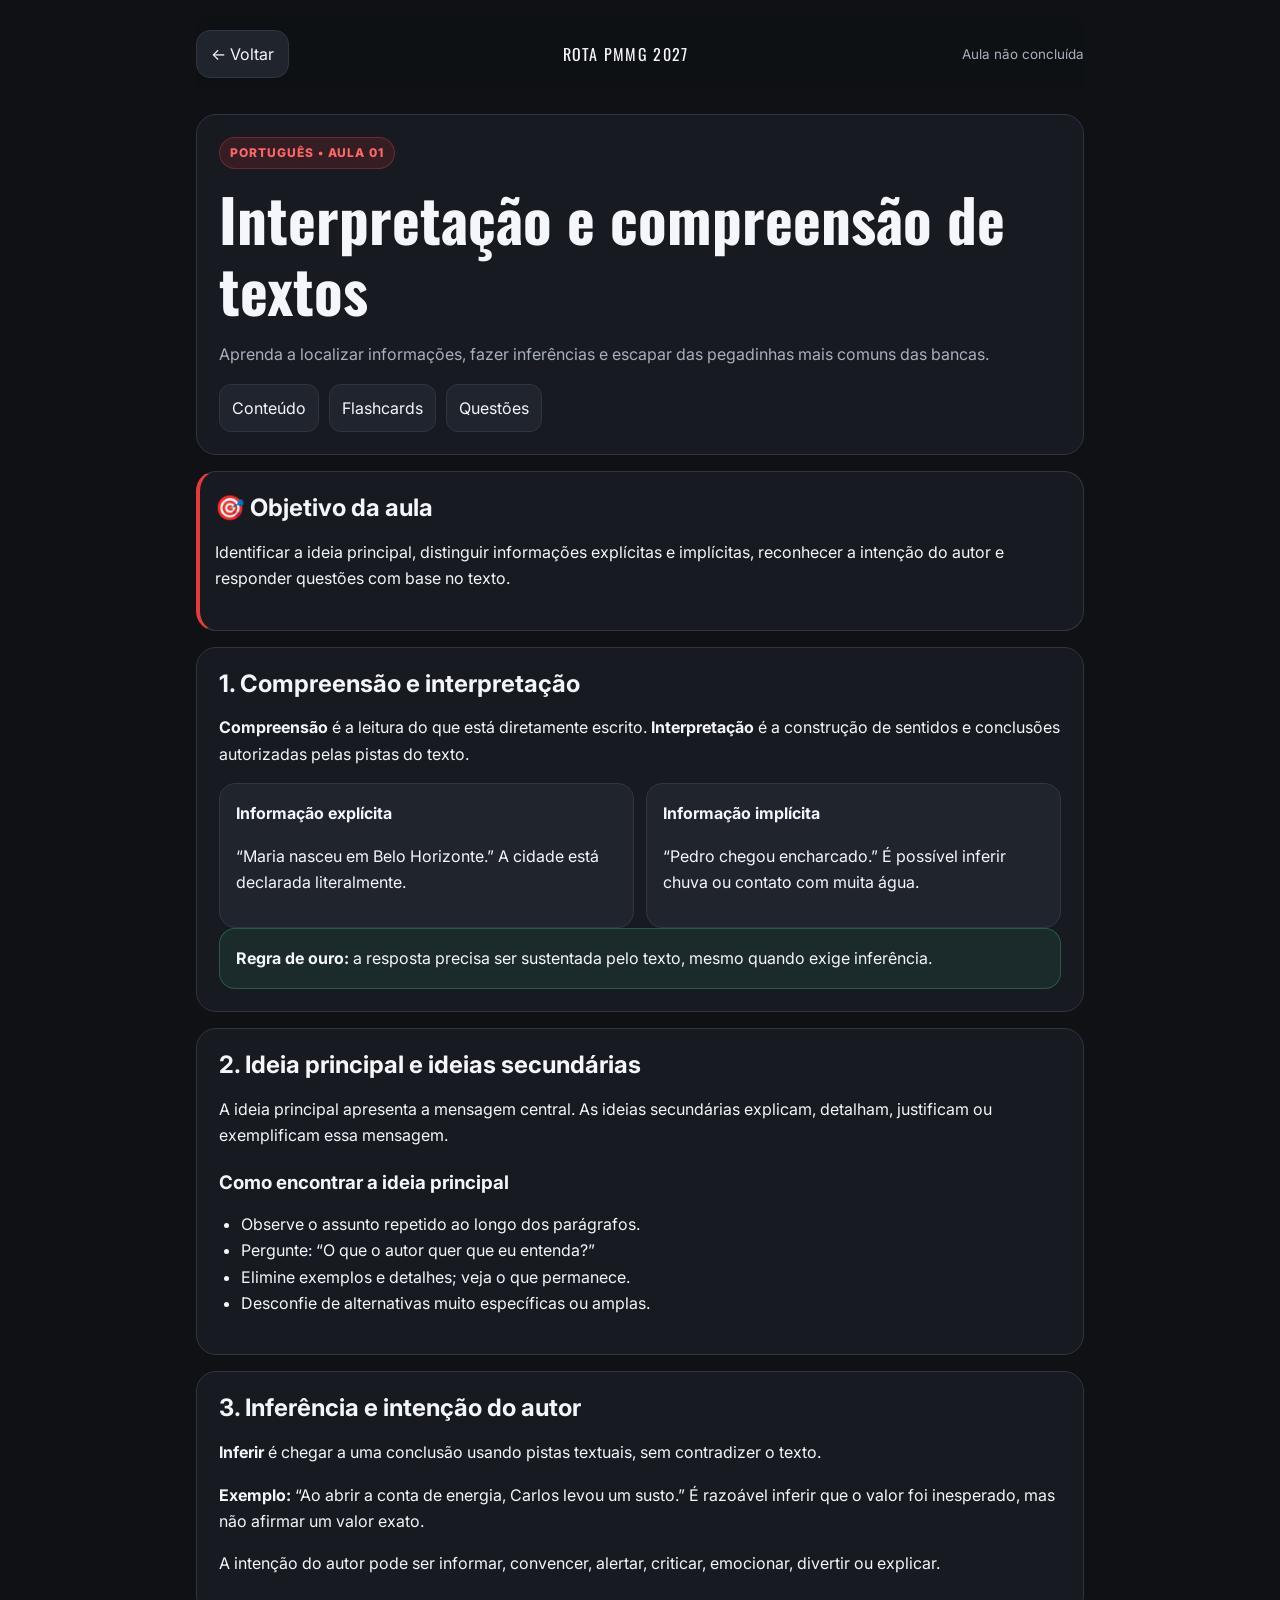
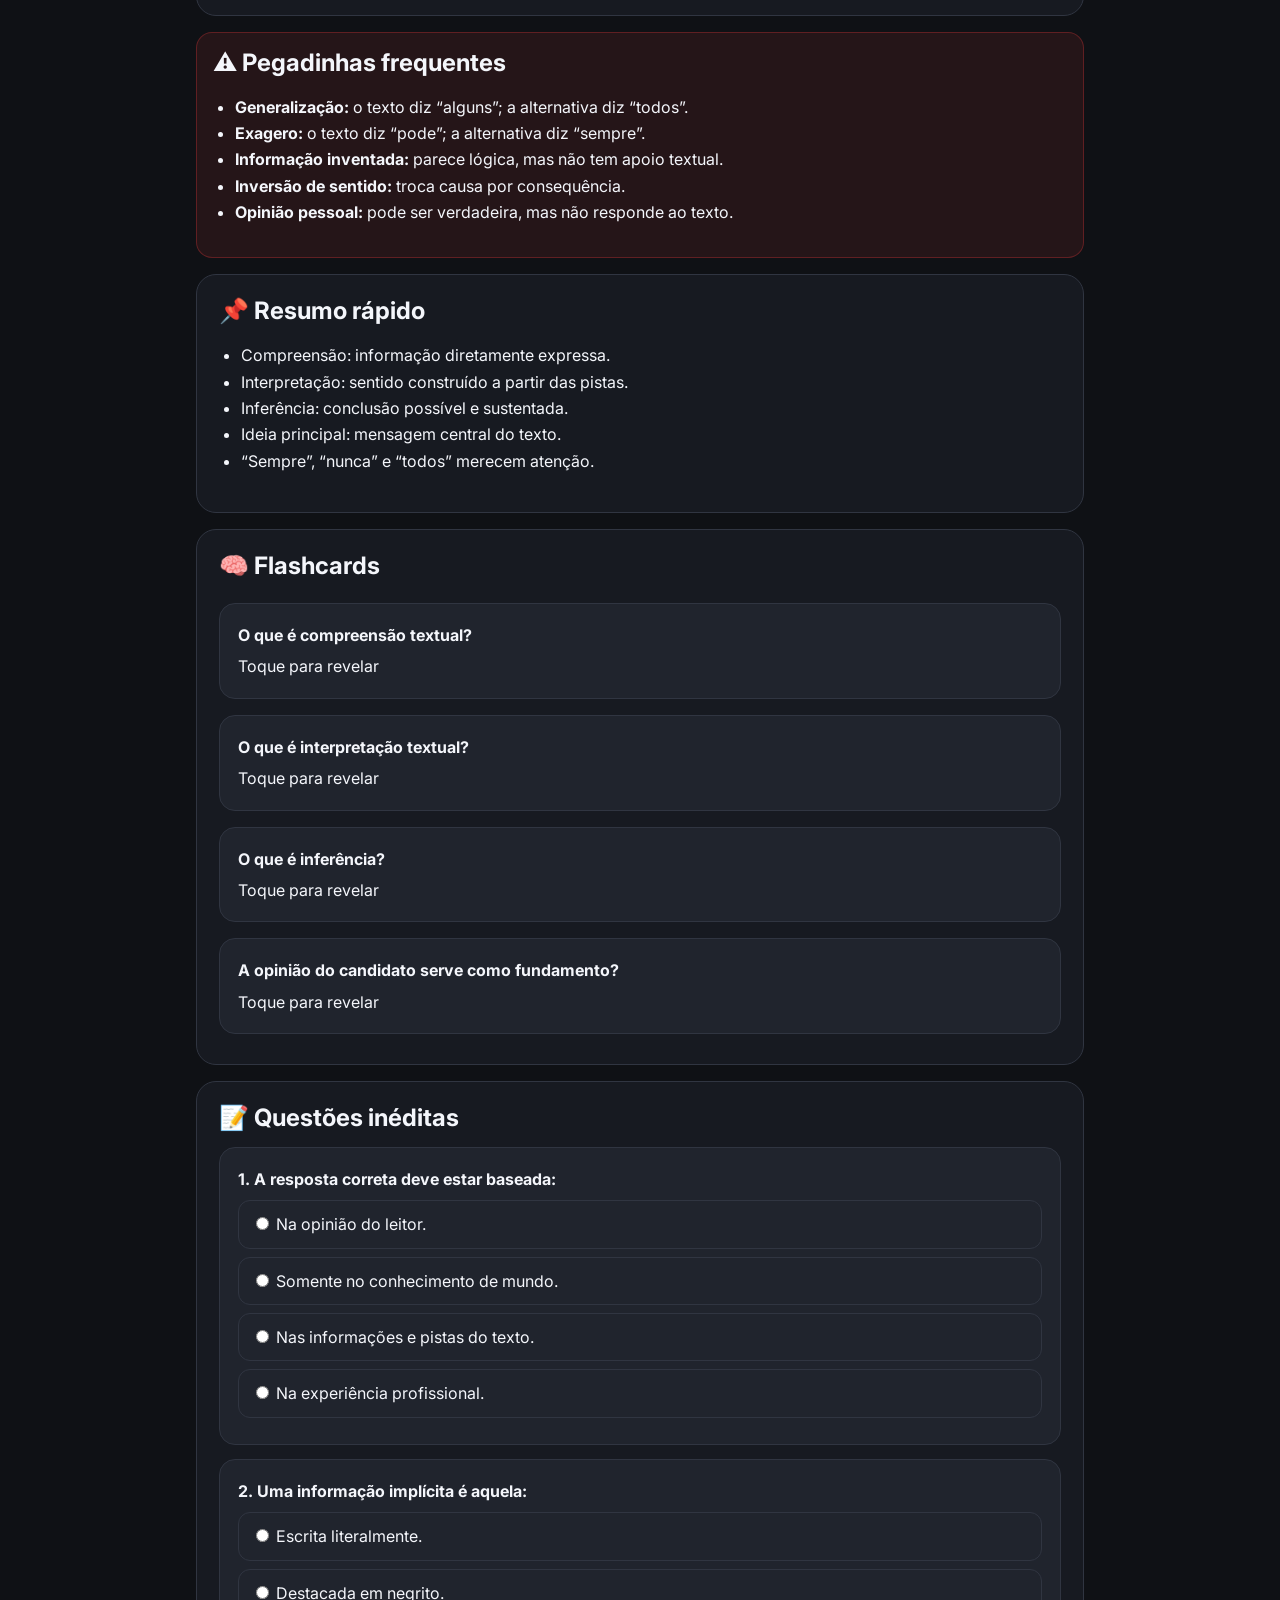
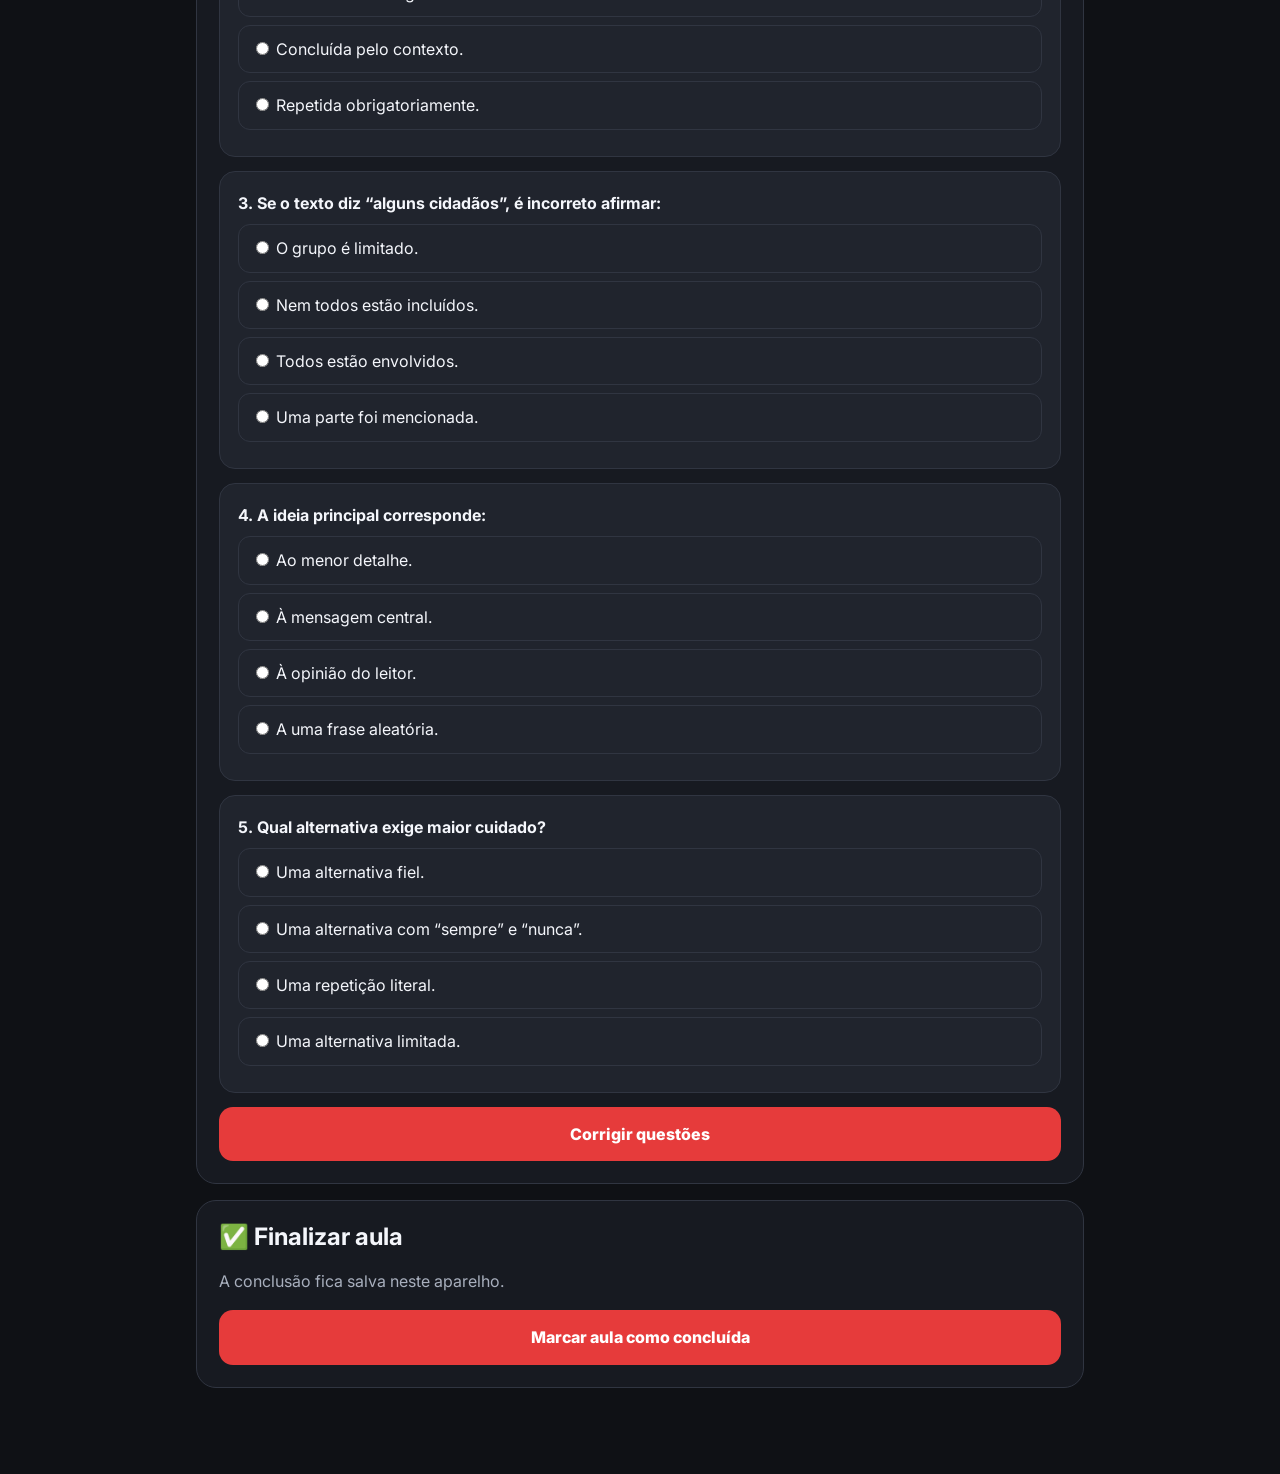
<file: aulas.html>
<!DOCTYPE html>
<html lang="pt-BR">
<head>
  <meta charset="UTF-8">
  <meta name="viewport" content="width=device-width, initial-scale=1.0">
  <meta name="theme-color" content="#0f1115">
  <title>Aulas | Rota PMMG 2027</title>
  <link rel="preconnect" href="https://fonts.googleapis.com">
  <link rel="preconnect" href="https://fonts.gstatic.com" crossorigin>
  <link href="https://fonts.googleapis.com/css2?family=Inter:wght@400;500;600;700;800&family=Oswald:wght@500;600;700&display=swap" rel="stylesheet">
  <style>
    :root{--bg:#0f1115;--panel:#171a21;--panel2:#20242d;--text:#f4f6fb;--muted:#a8afbd;--accent:#e63b3b;--line:#303541;--ok:#45c486}
    *{box-sizing:border-box}body{margin:0;background:var(--bg);color:var(--text);font-family:Inter,sans-serif;line-height:1.65}
    button,a{font:inherit}.shell{max-width:920px;margin:auto;padding:18px 16px 70px}
    .topbar{display:flex;align-items:center;justify-content:space-between;gap:12px;margin-bottom:24px;position:sticky;top:0;background:rgba(15,17,21,.94);backdrop-filter:blur(14px);padding:12px 0;z-index:10}
    .back{color:var(--text);text-decoration:none;background:var(--panel2);border:1px solid var(--line);padding:10px 14px;border-radius:14px}
    .brand{font-family:Oswald,sans-serif;letter-spacing:.08em}.progress{font-size:.84rem;color:var(--muted)}
    .hero,.card{background:var(--panel);border:1px solid var(--line);border-radius:20px;padding:22px;margin-bottom:16px}
    .pill{display:inline-block;background:rgba(230,59,59,.14);color:#ff6666;border:1px solid rgba(230,59,59,.35);padding:5px 10px;border-radius:999px;font-size:.75rem;font-weight:800;letter-spacing:.08em}
    h1,h2,h3{line-height:1.2}h1{font-family:Oswald,sans-serif;font-size:clamp(2rem,7vw,3.7rem);margin:14px 0 8px}h2{margin:0 0 14px}h3{margin:24px 0 8px}
    .muted{color:var(--muted)}.objective{border-left:4px solid var(--accent);padding-left:15px}
    .grid{display:grid;grid-template-columns:repeat(auto-fit,minmax(240px,1fr));gap:12px}
    .mini{background:var(--panel2);border:1px solid var(--line);border-radius:16px;padding:16px}
    .callout{background:rgba(69,196,134,.1);border:1px solid rgba(69,196,134,.3);border-radius:16px;padding:16px}
    .warning{background:rgba(230,59,59,.1);border:1px solid rgba(230,59,59,.3);border-radius:16px;padding:16px}
    ul{padding-left:22px}.flashcard{width:100%;text-align:left;background:var(--panel2);color:var(--text);border:1px solid var(--line);border-radius:16px;padding:18px;margin:8px 0;cursor:pointer}
    .flashcard strong{display:block;margin-bottom:5px}.flashcard .answer{display:none;color:var(--muted);padding-top:10px}.flashcard.open .answer{display:block}
    .question{background:var(--panel2);border:1px solid var(--line);border-radius:16px;padding:18px;margin:14px 0}
    .option{display:block;padding:10px 12px;margin:8px 0;border:1px solid var(--line);border-radius:12px;cursor:pointer}
    .feedback{display:none;margin-top:12px;padding:12px;border-radius:12px}.feedback.show{display:block}
    .feedback.ok{background:rgba(69,196,134,.12);border:1px solid rgba(69,196,134,.4)}.feedback.bad{background:rgba(230,59,59,.12);border:1px solid rgba(230,59,59,.4)}
    .primary{width:100%;border:0;border-radius:14px;background:var(--accent);color:#fff;font-weight:800;padding:14px 18px;cursor:pointer}.primary.done{background:var(--ok)}
    .lesson-nav{display:flex;gap:10px;flex-wrap:wrap}.lesson-nav button{background:var(--panel2);border:1px solid var(--line);color:var(--text);padding:10px 12px;border-radius:12px;cursor:pointer}
    @media(max-width:600px){.hero,.card{padding:18px}.progress{display:none}}
  </style>
</head>
<body>
  <main class="shell">
    <header class="topbar">
      <a class="back" href="index.html">← Voltar</a>
      <div class="brand">ROTA PMMG 2027</div>
      <div class="progress" id="lessonStatus">Aula não concluída</div>
    </header>

    <section class="hero">
      <span class="pill">PORTUGUÊS • AULA 01</span>
      <h1>Interpretação e compreensão de textos</h1>
      <p class="muted">Aprenda a localizar informações, fazer inferências e escapar das pegadinhas mais comuns das bancas.</p>
      <div class="lesson-nav">
        <button onclick="go('conteudo')">Conteúdo</button>
        <button onclick="go('flashcards')">Flashcards</button>
        <button onclick="go('questoes')">Questões</button>
      </div>
    </section>

    <section class="card objective" id="conteudo">
      <h2>🎯 Objetivo da aula</h2>
      <p>Identificar a ideia principal, distinguir informações explícitas e implícitas, reconhecer a intenção do autor e responder questões com base no texto.</p>
    </section>

    <section class="card">
      <h2>1. Compreensão e interpretação</h2>
      <p><strong>Compreensão</strong> é a leitura do que está diretamente escrito. <strong>Interpretação</strong> é a construção de sentidos e conclusões autorizadas pelas pistas do texto.</p>
      <div class="grid">
        <div class="mini"><strong>Informação explícita</strong><p>“Maria nasceu em Belo Horizonte.” A cidade está declarada literalmente.</p></div>
        <div class="mini"><strong>Informação implícita</strong><p>“Pedro chegou encharcado.” É possível inferir chuva ou contato com muita água.</p></div>
      </div>
      <div class="callout"><strong>Regra de ouro:</strong> a resposta precisa ser sustentada pelo texto, mesmo quando exige inferência.</div>
    </section>

    <section class="card">
      <h2>2. Ideia principal e ideias secundárias</h2>
      <p>A ideia principal apresenta a mensagem central. As ideias secundárias explicam, detalham, justificam ou exemplificam essa mensagem.</p>
      <h3>Como encontrar a ideia principal</h3>
      <ul>
        <li>Observe o assunto repetido ao longo dos parágrafos.</li>
        <li>Pergunte: “O que o autor quer que eu entenda?”</li>
        <li>Elimine exemplos e detalhes; veja o que permanece.</li>
        <li>Desconfie de alternativas muito específicas ou amplas.</li>
      </ul>
    </section>

    <section class="card">
      <h2>3. Inferência e intenção do autor</h2>
      <p><strong>Inferir</strong> é chegar a uma conclusão usando pistas textuais, sem contradizer o texto.</p>
      <p><strong>Exemplo:</strong> “Ao abrir a conta de energia, Carlos levou um susto.” É razoável inferir que o valor foi inesperado, mas não afirmar um valor exato.</p>
      <p>A intenção do autor pode ser informar, convencer, alertar, criticar, emocionar, divertir ou explicar.</p>
    </section>

    <section class="card warning">
      <h2>⚠️ Pegadinhas frequentes</h2>
      <ul>
        <li><strong>Generalização:</strong> o texto diz “alguns”; a alternativa diz “todos”.</li>
        <li><strong>Exagero:</strong> o texto diz “pode”; a alternativa diz “sempre”.</li>
        <li><strong>Informação inventada:</strong> parece lógica, mas não tem apoio textual.</li>
        <li><strong>Inversão de sentido:</strong> troca causa por consequência.</li>
        <li><strong>Opinião pessoal:</strong> pode ser verdadeira, mas não responde ao texto.</li>
      </ul>
    </section>

    <section class="card">
      <h2>📌 Resumo rápido</h2>
      <ul>
        <li>Compreensão: informação diretamente expressa.</li>
        <li>Interpretação: sentido construído a partir das pistas.</li>
        <li>Inferência: conclusão possível e sustentada.</li>
        <li>Ideia principal: mensagem central do texto.</li>
        <li>“Sempre”, “nunca” e “todos” merecem atenção.</li>
      </ul>
    </section>

    <section class="card" id="flashcards">
      <h2>🧠 Flashcards</h2>
      <button class="flashcard"><strong>O que é compreensão textual?</strong><span>Toque para revelar</span><div class="answer">Identificação das informações expressamente apresentadas.</div></button>
      <button class="flashcard"><strong>O que é interpretação textual?</strong><span>Toque para revelar</span><div class="answer">Construção do sentido, incluindo relações e informações implícitas.</div></button>
      <button class="flashcard"><strong>O que é inferência?</strong><span>Toque para revelar</span><div class="answer">Conclusão obtida a partir das pistas do texto.</div></button>
      <button class="flashcard"><strong>A opinião do candidato serve como fundamento?</strong><span>Toque para revelar</span><div class="answer">Não. A resposta deve estar fundamentada no texto.</div></button>
    </section>

    <section class="card" id="questoes">
      <h2>📝 Questões inéditas</h2>
      <div id="quiz"></div>
      <button class="primary" id="gradeBtn">Corrigir questões</button>
      <div class="feedback" id="result"></div>
    </section>

    <section class="card">
      <h2>✅ Finalizar aula</h2>
      <p class="muted">A conclusão fica salva neste aparelho.</p>
      <button class="primary" id="completeBtn">Marcar aula como concluída</button>
    </section>
  </main>

  <script>
    const questions=[
      {q:'A resposta correta deve estar baseada:',opts:['Na opinião do leitor.','Somente no conhecimento de mundo.','Nas informações e pistas do texto.','Na experiência profissional.'],a:2,e:'Até uma inferência precisa estar apoiada no texto.'},
      {q:'Uma informação implícita é aquela:',opts:['Escrita literalmente.','Destacada em negrito.','Concluída pelo contexto.','Repetida obrigatoriamente.'],a:2,e:'Ela não aparece literalmente, mas pode ser deduzida.'},
      {q:'Se o texto diz “alguns cidadãos”, é incorreto afirmar:',opts:['O grupo é limitado.','Nem todos estão incluídos.','Todos estão envolvidos.','Uma parte foi mencionada.'],a:2,e:'“Alguns” não autoriza “todos”.'},
      {q:'A ideia principal corresponde:',opts:['Ao menor detalhe.','À mensagem central.','À opinião do leitor.','A uma frase aleatória.'],a:1,e:'Ela sintetiza o núcleo da mensagem.'},
      {q:'Qual alternativa exige maior cuidado?',opts:['Uma alternativa fiel.','Uma alternativa com “sempre” e “nunca”.','Uma repetição literal.','Uma alternativa limitada.'],a:1,e:'Palavras absolutas podem ampliar indevidamente o sentido.'}
    ];
    const quiz=document.getElementById('quiz');
    quiz.innerHTML=questions.map((x,i)=>`<article class="question"><strong>${i+1}. ${x.q}</strong>${x.opts.map((o,j)=>`<label class="option"><input type="radio" name="q${i}" value="${j}"> ${o}</label>`).join('')}<div class="feedback" id="f${i}"></div></article>`).join('');
    document.querySelectorAll('.flashcard').forEach(c=>c.onclick=()=>c.classList.toggle('open'));
    document.getElementById('gradeBtn').onclick=()=>{
      let score=0;
      questions.forEach((x,i)=>{
        const s=document.querySelector(`input[name="q${i}"]:checked`);
        const ok=s&&Number(s.value)===x.a;
        if(ok)score++;
        const f=document.getElementById(`f${i}`);
        f.className=`feedback show ${ok?'ok':'bad'}`;
        f.innerHTML=`<strong>${ok?'Correto!':'Resposta: '+String.fromCharCode(65+x.a)}</strong><br>${x.e}`;
      });
      const r=document.getElementById('result');
      r.className=`feedback show ${score>=4?'ok':'bad'}`;
      r.innerHTML=`<strong>Resultado: ${score}/5 (${score*20}%)</strong>`;
      r.scrollIntoView({behavior:'smooth',block:'center'});
    };
    const key='rota-pmmg-aula-portugues-interpretacao';
    const btn=document.getElementById('completeBtn'),status=document.getElementById('lessonStatus');
    function render(){const done=localStorage.getItem(key)==='done';status.textContent=done?'Aula concluída ✓':'Aula não concluída';btn.textContent=done?'Aula concluída ✓':'Marcar aula como concluída';btn.classList.toggle('done',done)}
    btn.onclick=()=>{localStorage.setItem(key,'done');render()};render();
    function go(id){document.getElementById(id).scrollIntoView({behavior:'smooth'})}
  </script>
</body>
</html>
</file>
